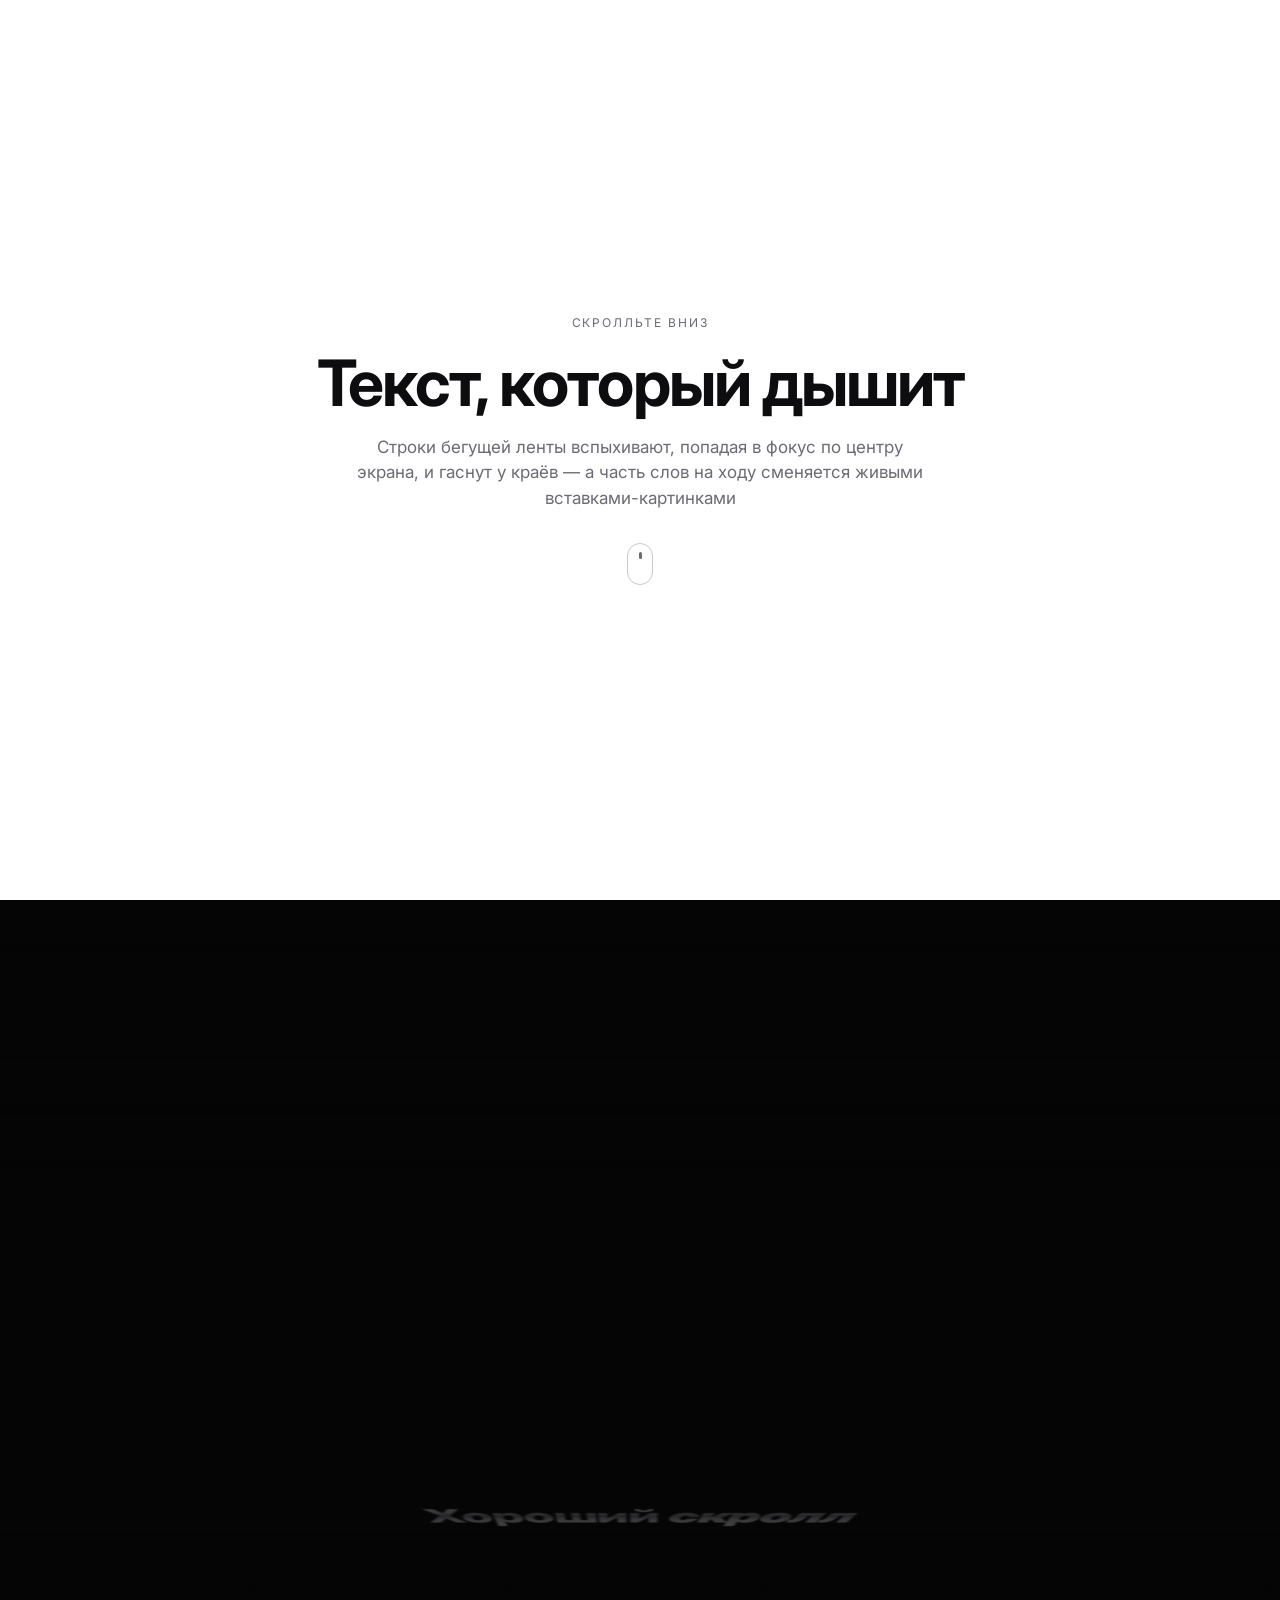
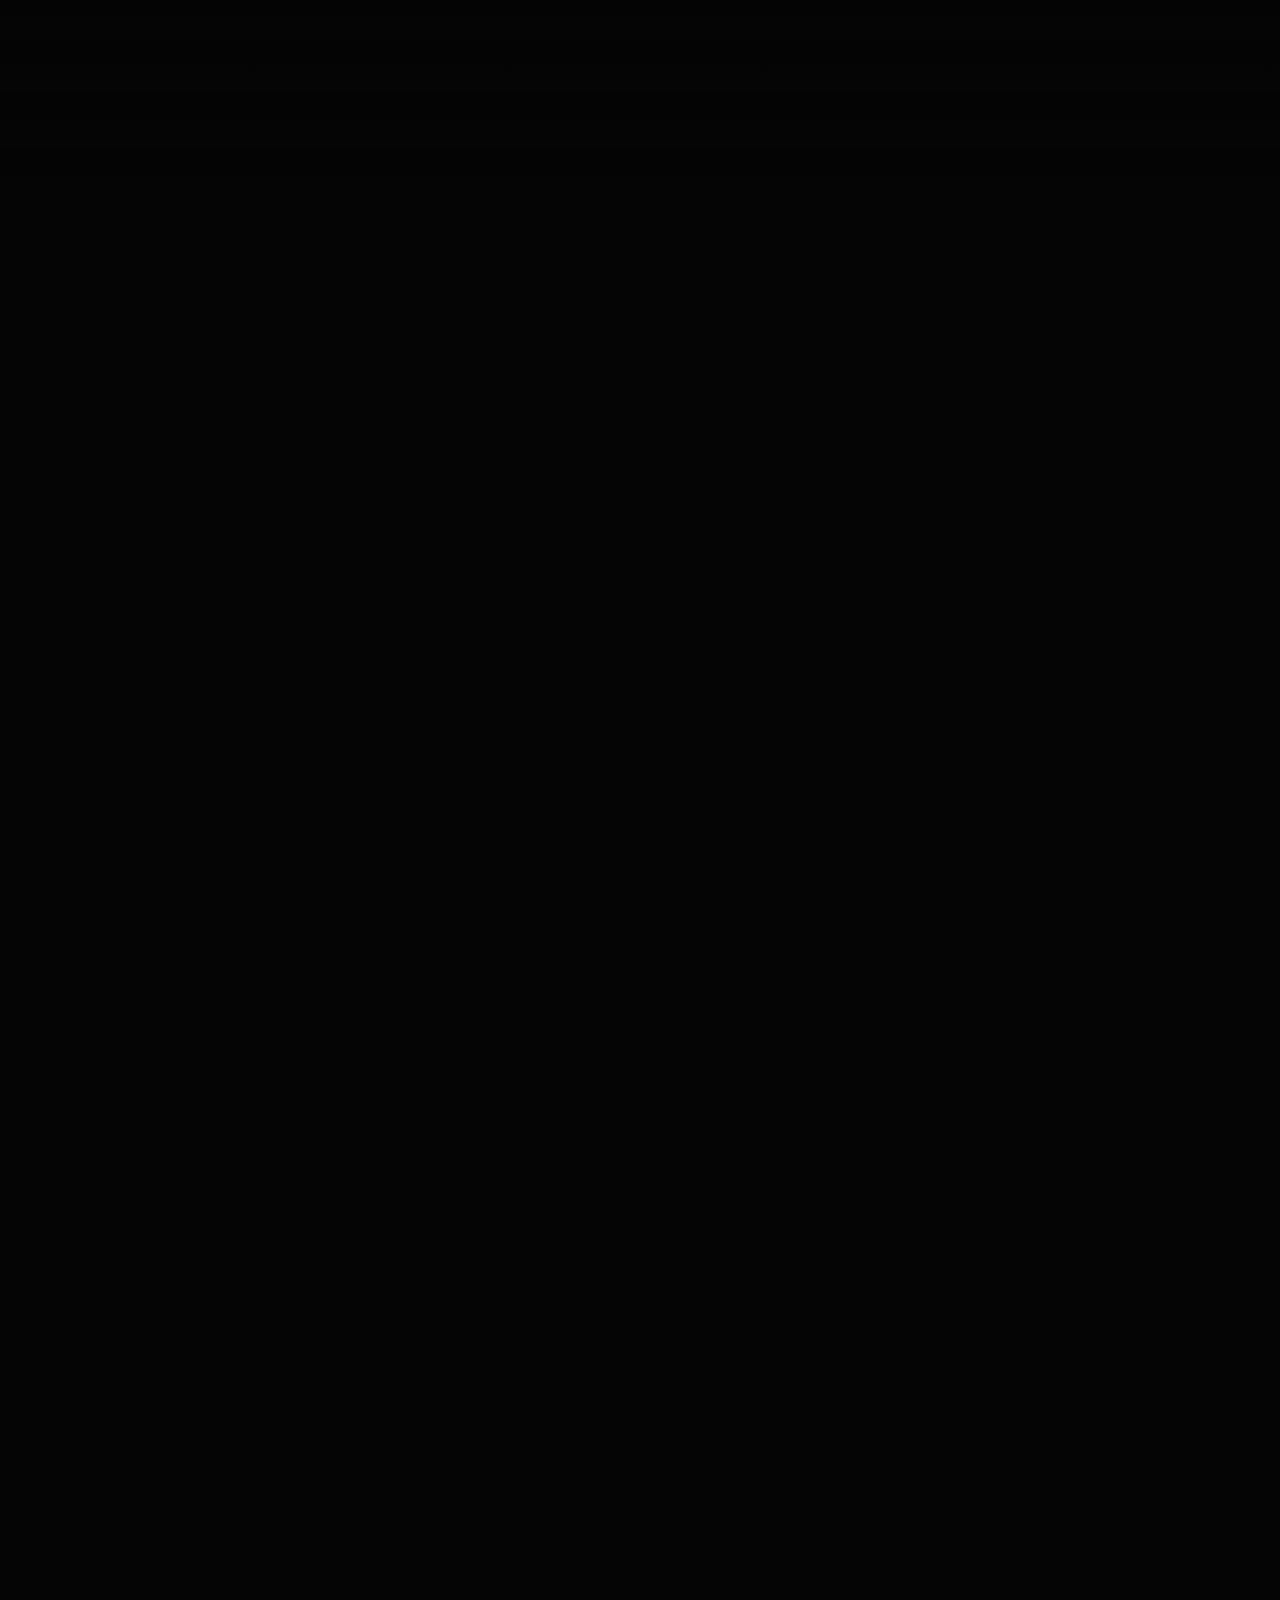
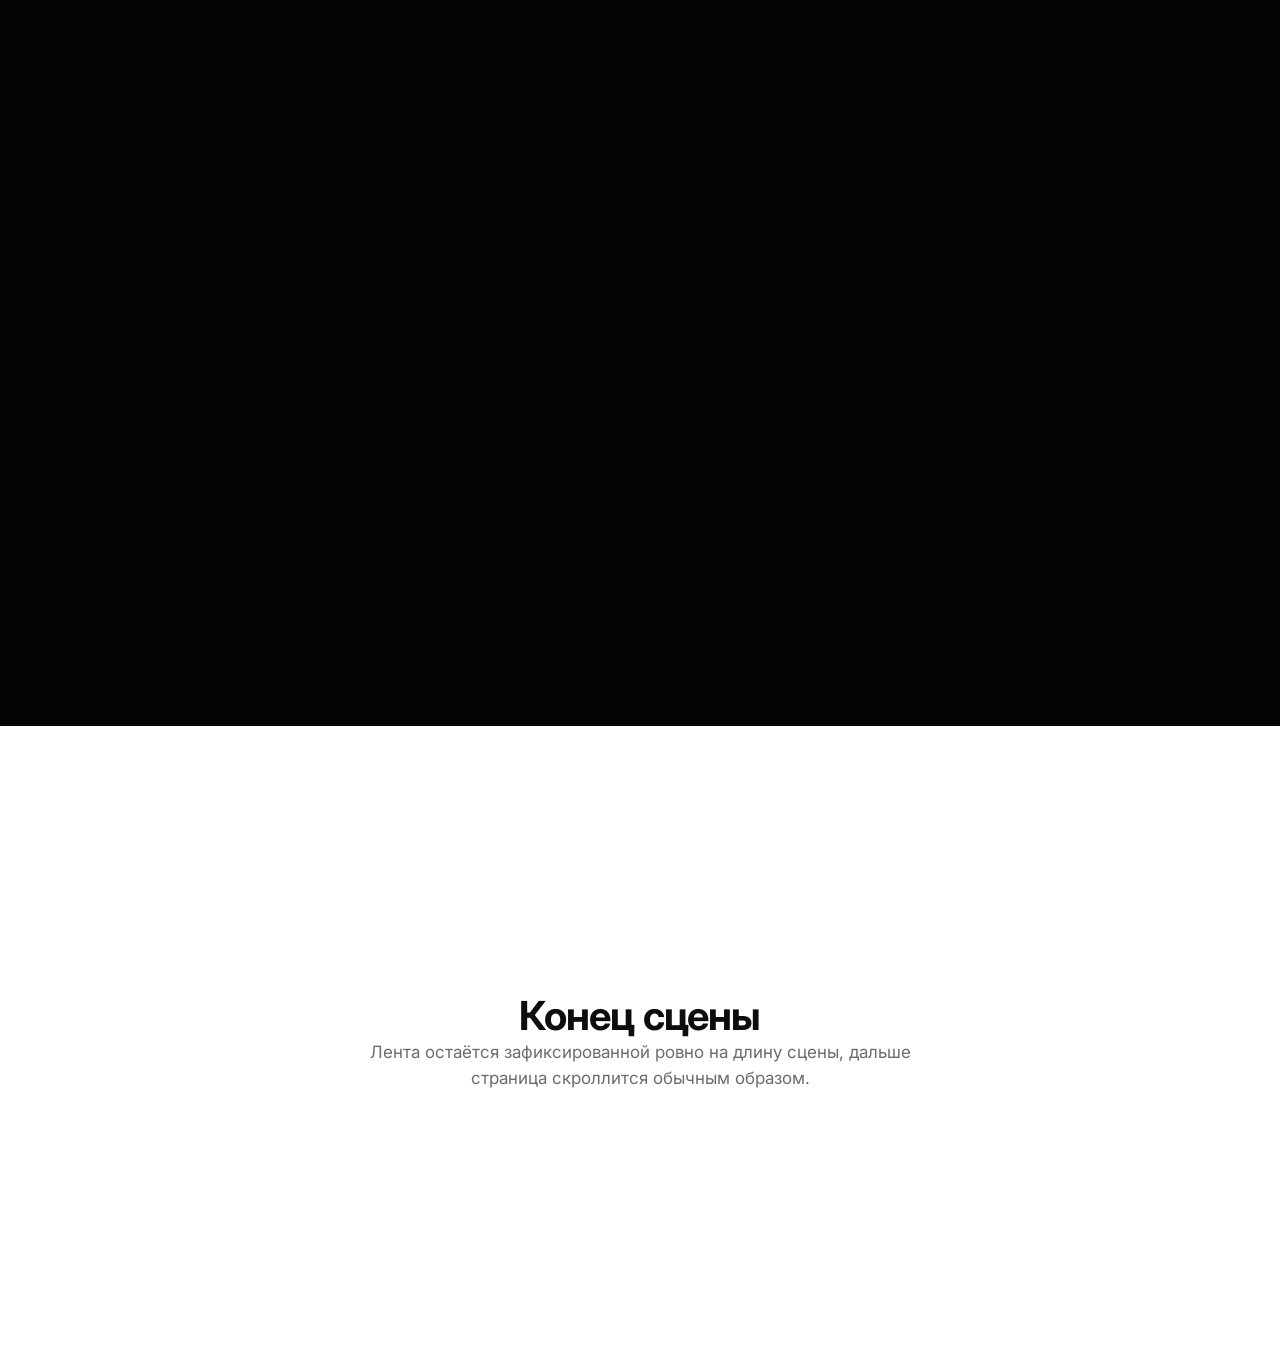
<file: index.html>
<!DOCTYPE html>
<html lang="ru">
<head>
<meta charset="utf-8">
<meta name="viewport" content="width=device-width, initial-scale=1">
<title>Лента строк с вставками изображений — анимация при скролле</title>
<link rel="preconnect" href="https://fonts.googleapis.com">
<link rel="preconnect" href="https://fonts.gstatic.com" crossorigin>
<link href="https://fonts.googleapis.com/css2?family=Inter:ital,wght@0,700;0,800;0,900;1,700;1,800;1,900&display=swap" rel="stylesheet">
<link rel="stylesheet" href="styles.css">
</head>
<body>

<section class="intro">
  <p class="kicker">Скролльте вниз</p>
  <h1>Текст, который дышит</h1>
  <p class="sub">Строки бегущей ленты вспыхивают, попадая в фокус по центру экрана, и гаснут у краёв — а часть слов на ходу сменяется живыми вставками-картинками</p>
  <div class="mouse" aria-hidden="true"><span></span></div>
</section>

<!-- ─── Сцена: высота = кол-во строк × vh-на-строку + запас ─── -->
<section class="stage" id="stage">
  <div class="sticky">
    <div class="reel" id="reel">
      <div class="lines" id="lines">
        <p class="line">Хороший <i>скролл</i></p>
        <p class="line">это когда</p>
        <p class="line">страница
          <span class="chip chip--a" aria-hidden="true">
            <svg viewBox="0 0 32 32">
              <defs>
                <linearGradient id="gA" x1="0" y1="0" x2="1" y2="1">
                  <stop offset="0%" stop-color="#ffd58a"></stop>
                  <stop offset="55%" stop-color="#ff8a65"></stop>
                  <stop offset="100%" stop-color="#ff5f7e"></stop>
                </linearGradient>
              </defs>
              <rect width="32" height="32" fill="url(#gA)"></rect>
              <circle cx="22" cy="9" r="5.5" fill="#fff" opacity=".85"></circle>
              <path d="M0 24c5-6 11-6 16-2s11 4 16-2v10H0z" fill="#c8452f" opacity=".55"></path>
            </svg>
          </span>
          <i>дышит</i>
        </p>
        <p class="line">а не просто</p>
        <p class="line"><i>едет</i> мимо</p>
        <p class="line">каждая
          <span class="chip chip--b" aria-hidden="true">
            <svg viewBox="0 0 32 32">
              <defs>
                <linearGradient id="gB" x1="0" y1="0" x2="1" y2="1">
                  <stop offset="0%" stop-color="#7cf5d4"></stop>
                  <stop offset="100%" stop-color="#3a7bfa"></stop>
                </linearGradient>
              </defs>
              <rect width="32" height="32" fill="url(#gB)"></rect>
              <rect x="5" y="6" width="9" height="9" rx="2" fill="#fff" opacity=".9"></rect>
              <rect x="18" y="6" width="9" height="20" rx="2" fill="#0b2447" opacity=".55"></rect>
              <rect x="5" y="19" width="9" height="7" rx="2" fill="#fff" opacity=".55"></rect>
            </svg>
          </span>
          деталь
        </p>
        <p class="line">держит <i>взгляд</i></p>
        <p class="line">дольше чем</p>
        <p class="line">три
          <span class="chip chip--c" aria-hidden="true">
            <svg viewBox="0 0 32 32">
              <defs>
                <linearGradient id="gC" x1="0" y1="0" x2="1" y2="1">
                  <stop offset="0%" stop-color="#c9a6ff"></stop>
                  <stop offset="100%" stop-color="#6a5cff"></stop>
                </linearGradient>
              </defs>
              <rect width="32" height="32" fill="url(#gC)"></rect>
              <circle cx="16" cy="16" r="10" fill="none" stroke="#fff" stroke-width="2" opacity=".85"></circle>
              <path d="M16 9v7l5 3" fill="none" stroke="#fff" stroke-width="2" stroke-linecap="round" stroke-linejoin="round"></path>
            </svg>
          </span>
          <i>секунды</i>
        </p>
      </div>
    </div>
  </div>
</section>

<section class="outro">
  <div class="copy">
    <h2>Конец сцены</h2>
    <p>Лента остаётся зафиксированной ровно на длину сцены, дальше страница скроллится обычным образом.</p>
  </div>
</section>

<script src="script.js"></script>
</body>
</html>
</file>
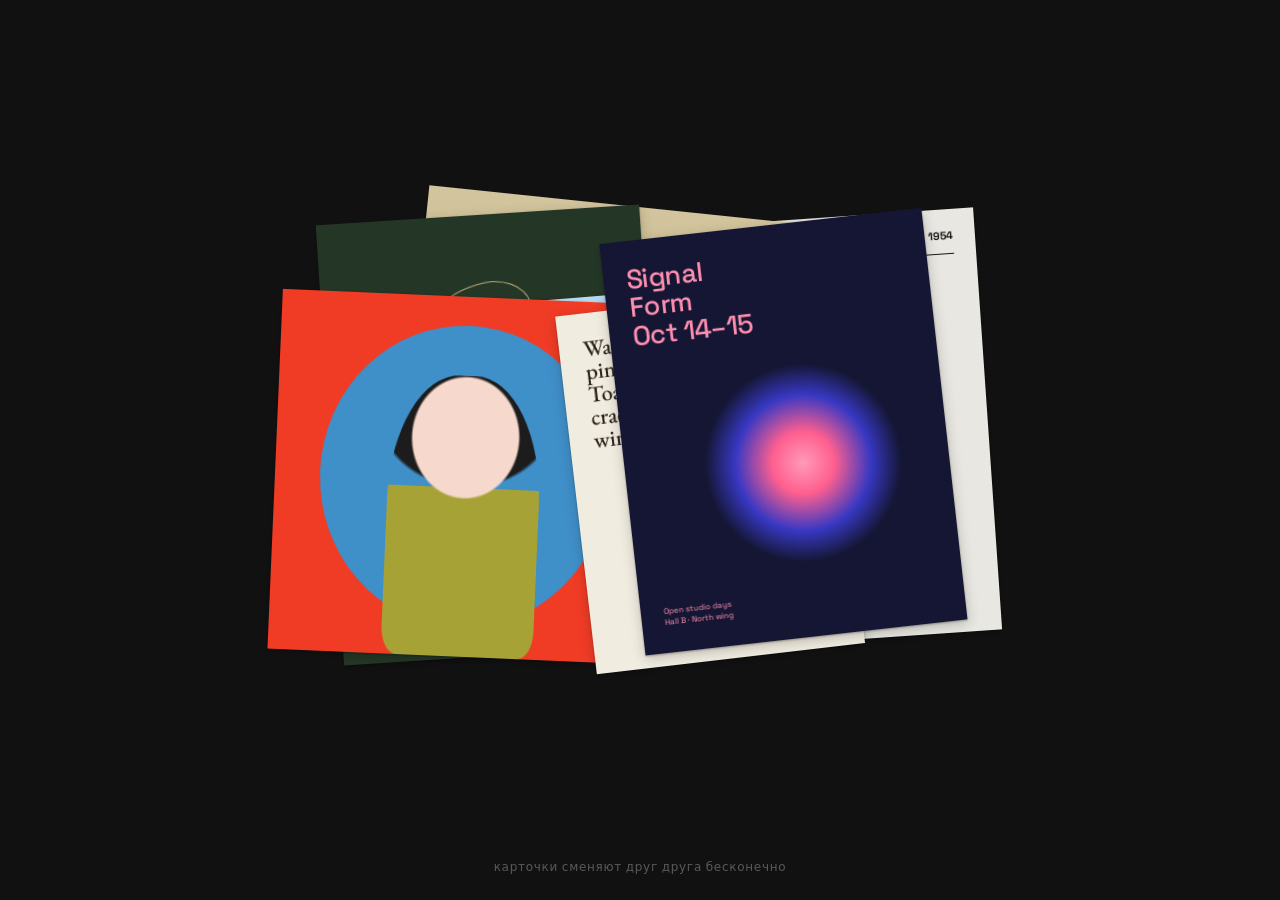
<file: card-pile/index.html>
<!doctype html>
<html lang="ru">
<head>
<meta charset="utf-8">
<meta name="viewport" content="width=device-width, initial-scale=1">
<title>Куча карточек</title>
<link rel="preconnect" href="https://fonts.googleapis.com">
<link rel="preconnect" href="https://fonts.gstatic.com" crossorigin>
<link href="https://fonts.googleapis.com/css2?family=EB+Garamond:wght@500&family=Space+Grotesk:wght@500;700&display=swap" rel="stylesheet">
<link rel="stylesheet" href="styles.css">
</head>
<body>
  <main class="stage" id="stage" aria-label="Бесконечно пополняемая куча карточек">
    <div class="pile" id="pile"></div>
  </main>
  <p class="hint">карточки сменяют друг друга бесконечно</p>
  <script src="script.js"></script>
</body>
</html>
</file>
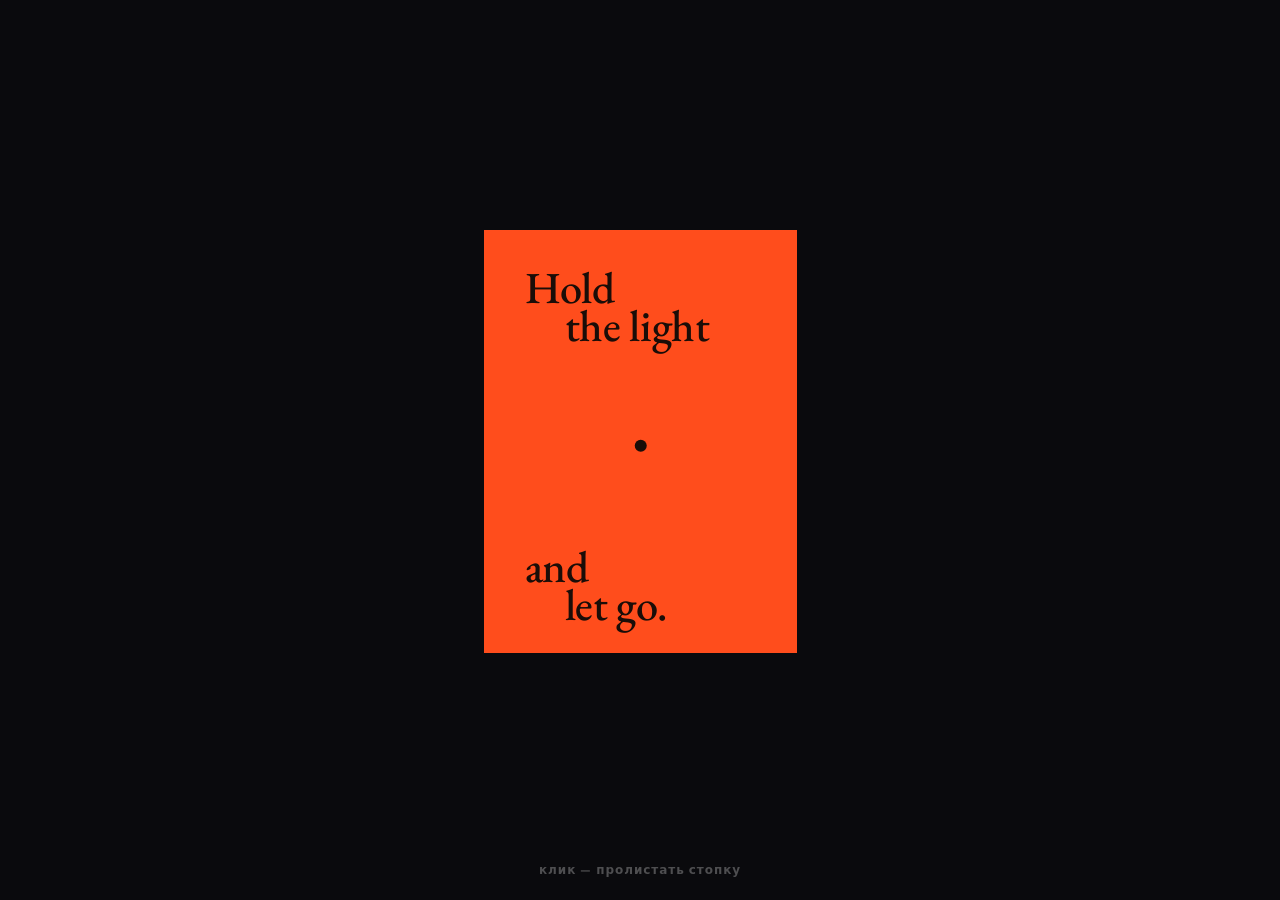
<file: card-stack/index.html>
<!doctype html>
<html lang="ru">
<head>
<meta charset="utf-8">
<meta name="viewport" content="width=device-width, initial-scale=1">
<title>Стопка карточек</title>
<link rel="preconnect" href="https://fonts.googleapis.com">
<link rel="preconnect" href="https://fonts.gstatic.com" crossorigin>
<link href="https://fonts.googleapis.com/css2?family=EB+Garamond:wght@500&family=Space+Grotesk:wght@600&display=swap" rel="stylesheet">
<link rel="stylesheet" href="styles.css">
</head>
<body>
  <main class="stage" id="stage" aria-label="Стопка карточек — кликните, чтобы пролистать">
    <div class="deck" id="deck"></div>
  </main>
  <p class="hint">клик — пролистать стопку</p>
  <script src="script.js"></script>
</body>
</html>
</file>
<file: styles.css>
:root{
  --bg:#ffffff;
  --ink:#0d0d0f;
  --muted:#6b6b73;
  --hair:#c8c8cf;
  /* сцена всегда тёмная, независимо от темы страницы — это часть эффекта */
  --stage-bg:#050505;
  --stage-fade:#050505;
  --lines:9;            /* количество строк — должно совпадать с числом .line */
  --line-vh:46;          /* сколько vh скролла приходится на переход между строками */
}

@media (prefers-color-scheme:dark){
  :root:not([data-theme="light"]){
    --bg:#0b0b0d;
    --ink:#f3f3f6;
    --muted:#93939e;
    --hair:#3a3a44;
  }
}
:root[data-theme="dark"]{
  --bg:#0b0b0d;
  --ink:#f3f3f6;
  --muted:#93939e;
  --hair:#3a3a44;
}

*{box-sizing:border-box}
body{
  margin:0;
  background:var(--bg);
  color:var(--ink);
  font-family:Inter,-apple-system,BlinkMacSystemFont,"Segoe UI",Roboto,Helvetica,Arial,sans-serif;
  -webkit-font-smoothing:antialiased;
}

/* ───────────── вступление / хвост ───────────── */
.intro,.outro{
  min-height:100vh;display:flex;flex-direction:column;
  align-items:center;justify-content:center;text-align:center;padding:40px 24px;gap:14px;
}
.outro{min-height:70vh}
.kicker{margin:0;font-size:12px;letter-spacing:.16em;text-transform:uppercase;color:var(--muted)}
.intro h1{margin:0;font-size:clamp(32px,6vw,64px);letter-spacing:-.03em;font-weight:700;text-wrap:balance}
.intro .sub,.outro p{margin:0;max-width:52ch;color:var(--muted);font-size:clamp(14px,1.6vw,17px);line-height:1.5}
.outro h2{margin:0;font-size:clamp(24px,4vw,40px);letter-spacing:-.02em}
.mouse{margin-top:18px;width:26px;height:42px;border:1.5px solid var(--hair);border-radius:14px;position:relative}
.mouse span{position:absolute;left:50%;top:8px;width:3px;height:7px;margin-left:-1.5px;border-radius:2px;background:var(--muted);animation:wheel 1.6s ease-in-out infinite}
@keyframes wheel{0%{transform:translateY(0);opacity:0}30%{opacity:1}100%{transform:translateY(14px);opacity:0}}

/* ───────────── сцена со sticky-лентой ───────────── */
.stage{
  position:relative;
  background:var(--stage-bg);
  /* длина прокрутки сцены: по переходу на каждую строку + экран на «доводку» */
  height:calc((var(--lines) * var(--line-vh) * 1vh) + 100vh);
}
.sticky{
  position:sticky;top:0;height:100vh;overflow:hidden;
  background:var(--stage-bg);
}
.reel{position:relative;width:100%;height:100%;perspective:720px;perspective-origin:50% 50%}

/* вертикальный туман по краям экрана — усиливает угасание строк на подходе к рамке */
.sticky::before,.sticky::after{
  content:"";position:absolute;left:0;right:0;height:30vh;pointer-events:none;z-index:2;
}
.sticky::before{top:0;background:linear-gradient(to bottom, var(--stage-fade) 0%, transparent 100%)}
.sticky::after{bottom:0;background:linear-gradient(to top, var(--stage-fade) 0%, transparent 100%)}

/* лента — сама поверхность барабана: сдвинута вглубь на радиус,
   чтобы строка в фокусе (угол 0) оказалась вровень с экраном,
   а остальные уходили за него по мере поворота */
.lines{
  position:absolute;left:50%;top:50%;
  width:min(92vw,900px);
  transform-style:preserve-3d;
  will-change:transform;
}
.line{
  position:absolute;left:50%;top:50%;
  width:100%;
  margin:0;
  text-align:center;
  white-space:nowrap;
  font-weight:800;
  font-size:clamp(22px,6.4vw,60px);
  line-height:1.18;
  letter-spacing:-.02em;
  color:transparent;
  /* металлический блик: светлый край сверху и снизу, приглушённая середина */
  background:linear-gradient(180deg,#fff 0%,#d6d6dd 32%,#84848f 50%,#d6d6dd 68%,#fff 100%);
  -webkit-background-clip:text;background-clip:text;
  backface-visibility:hidden;
  will-change:transform,opacity,filter;
}
.line i{
  font-style:italic;
  font-weight:900;
  background:inherit;
  -webkit-background-clip:text;background-clip:text;
}

.chip{
  display:inline-flex;vertical-align:-.14em;
  width:.92em;height:.92em;margin:0 .12em;
  border-radius:26%;overflow:hidden;flex:none;
  box-shadow:0 .05em .35em rgba(0,0,0,.55);
}
.chip svg{width:100%;height:100%;display:block}

@media (max-width:640px){
  .lines{width:94vw}
}

@media (prefers-reduced-motion:reduce){
  .mouse span{animation:none}
}
</file>
<file: card-pile/styles.css>
:root {
  --bg: #111112;
  --S: 100vh;              /* масштабная единица: высота кадра референса (474px) */
}

* { box-sizing: border-box; }

html, body {
  margin: 0;
  height: 100%;
  background: var(--bg);
  overflow: hidden;
}

.stage {
  position: fixed;
  inset: 0;
  user-select: none;
}

/* Центр кучи */
.pile {
  position: absolute;
  left: 50%;
  top: 46%;
  width: 0;
  height: 0;
}

.card {
  position: absolute;
  left: 0;
  top: 0;
  overflow: hidden;
  backface-visibility: hidden;
  box-shadow: 0 1px 2px rgba(0, 0, 0, 0.3), 0 4px 12px rgba(0, 0, 0, 0.2);
}

.hint {
  position: fixed;
  left: 16px;
  right: 16px;
  bottom: 24px;
  margin: 0;
  text-align: center;
  font: 500 12px/1.3 "Space Grotesk", system-ui, sans-serif;
  letter-spacing: 0.06em;
  color: rgba(255, 255, 255, 0.3);
  pointer-events: none;
}

/* ---------- Оформление карточек (плейсхолдеры: CSS-графика) ---------- */

.art { position: absolute; inset: 0; }

/* Бумажный постер с лампой */
.lamp {
  background: #e9e7e1;
  color: #161616;
  font-family: "Space Grotesk", system-ui, sans-serif;
}
.lamp .head {
  position: absolute;
  left: 6%; right: 6%; top: 4.5%;
  display: flex;
  justify-content: space-between;
  font-size: calc(var(--S) * 0.012);
  font-weight: 700;
  padding-bottom: 3%;
  border-bottom: 1px solid #161616;
}
.lamp .bulb {
  position: absolute;
  left: 50%; top: 22%;
  width: 34%; height: 40%;
  transform: translateX(-50%);
  border-radius: 48% 48% 44% 44% / 58% 58% 42% 42%;
  background:
    repeating-linear-gradient(180deg, rgba(120, 90, 40, 0.12) 0 6%, transparent 6% 12%),
    radial-gradient(60% 60% at 45% 40%, #fbf1cf, #e0cc93);
}
.lamp .legs {
  position: absolute;
  left: 50%; top: 62%;
  width: 24%; height: 14%;
  transform: translateX(-50%);
  background:
    linear-gradient(100deg, transparent 47%, #444 47% 50%, transparent 50%),
    linear-gradient(80deg, transparent 50%, #444 50% 53%, transparent 53%);
}
.lamp .title {
  position: absolute;
  left: 6%; bottom: 4%;
  font-size: calc(var(--S) * 0.048);
  font-weight: 700;
  letter-spacing: -0.04em;
  line-height: 1;
}

/* Постер конференции с градиентным свечением */
.glow {
  background:
    radial-gradient(38% 30% at 55% 58%, #ff9ab8 0%, #ff5f8f 25%, rgba(70, 70, 255, 0.7) 55%, rgba(20, 22, 60, 0) 80%),
    #141633;
  color: #ff8fb0;
  font-family: "Space Grotesk", system-ui, sans-serif;
  font-weight: 500;
}
.glow .t {
  position: absolute;
  left: 7%; top: 6%;
  font-size: calc(var(--S) * 0.03);
  line-height: 1.05;
  letter-spacing: -0.02em;
}
.glow .f {
  position: absolute;
  left: 7%; bottom: 6%;
  font-size: calc(var(--S) * 0.009);
  line-height: 1.4;
  opacity: 0.8;
}

/* Голубая плашка-логотип */
.mono {
  background: #b9e0f7;
  color: #0d0d0d;
  font-family: "Space Grotesk", system-ui, sans-serif;
  font-weight: 700;
  display: grid;
  place-items: center;
  align-content: center;
  gap: 4%;
}
.mono b {
  font-size: calc(var(--S) * 0.075);
  letter-spacing: -0.07em;
  line-height: 0.8;
  text-shadow: 0 -0.12em 0 #7f9fb5;
}
.mono small {
  font-size: calc(var(--S) * 0.009);
  font-weight: 500;
}

/* Тёплое «фото» с фигурой */
.sit {
  background:
    radial-gradient(9% 9% at 46% 30%, #1d130d 0 96%, transparent 100%),
    radial-gradient(22% 28% at 50% 58%, #2a1b12 0 96%, transparent 100%),
    radial-gradient(40% 10% at 50% 86%, rgba(60, 45, 20, 0.35), transparent),
    linear-gradient(180deg, #d2c49c, #bfae7f);
}

/* Тёмно-зелёный постер с кремовой надписью */
.night {
  background: #243726;
  color: #f2dc9c;
  font-family: "Space Grotesk", system-ui, sans-serif;
  font-weight: 700;
}
.night .doodle {
  position: absolute;
  left: 30%; top: 16%;
  width: 36%; height: 20%;
  border: 1.5px solid rgba(242, 220, 156, 0.7);
  border-radius: 60% 40% 55% 45%;
  transform: rotate(-14deg);
}
.night .w {
  position: absolute;
  left: 50%; top: 58%;
  transform: translate(-50%, -50%) rotate(-8deg);
  font-size: calc(var(--S) * 0.07);
  line-height: 0.82;
  letter-spacing: -0.03em;
  text-align: center;
  white-space: nowrap;
}

/* Кремовая карточка с текстом */
.note {
  background: #f1ece0;
  color: #2b2118;
  font-family: "EB Garamond", Georgia, serif;
  font-weight: 500;
  padding: 9% 9%;
  font-size: calc(var(--S) * 0.025);
  line-height: 1.02;
  letter-spacing: -0.01em;
}

/* Красная карточка с синим кругом и фигурой */
.red {
  background: #f03b25;
}
.red::before {
  content: "";
  position: absolute;
  left: 12%; top: 8%;
  width: 76%; height: 84%;
  border-radius: 50%;
  background: #3f8fc9;
}
.red::after {
  content: "";
  position: absolute;
  left: 30%; top: 22%;
  width: 40%; height: 78%;
  border-radius: 45% 45% 10% 10%;
  background:
    radial-gradient(36% 22% at 50% 22%, #f6d9cc 0 96%, transparent 100%),
    radial-gradient(60% 28% at 50% 12%, #1c1c1c 0 96%, transparent 100%),
    linear-gradient(180deg, transparent 0 40%, #a7a236 40%);
}

/* Миска на циновке */
.bowl {
  background:
    radial-gradient(34% 26% at 52% 58%, #3a1d12 0 90%, transparent 93%),
    radial-gradient(34% 22% at 52% 45%, #1b1b1d 0 90%, transparent 93%),
    radial-gradient(8% 7% at 38% 48%, #f2b91d 0 90%, transparent 100%),
    radial-gradient(8% 7% at 66% 50%, #f2b91d 0 90%, transparent 100%),
    repeating-linear-gradient(35deg, #b88a55 0 2%, #a3743f 2% 4%);
}

/* Чёрная пластинка */
.side {
  background: #0e0e0e;
  color: #f4f4f4;
  font-family: "Space Grotesk", system-ui, sans-serif;
  font-weight: 700;
  display: grid;
  place-items: center;
}
.side::before {
  content: "";
  position: absolute;
  left: 50%; top: 50%;
  width: 78%; aspect-ratio: 1;
  transform: translate(-50%, -50%);
  border-radius: 50%;
  border: 2px solid rgba(255, 255, 255, 0.85);
}
.side b {
  position: relative;
  font-size: calc(var(--S) * 0.05);
  line-height: 0.86;
  letter-spacing: -0.05em;
  text-align: center;
}

/* Оранжевая подушка с жёлтой наклейкой */
.cushion {
  background:
    radial-gradient(70% 50% at 50% 70%, #ff7a3d, #e5541f);
}
.cushion::before {
  content: "";
  position: absolute;
  left: 0; right: 0; top: 0;
  height: 44%;
  background: #f4f3ef;
}
.cushion .tag {
  position: absolute;
  left: 34%; top: 30%;
  width: 36%; height: 40%;
  background: #f5e42b;
  transform: rotate(-12deg);
  display: grid;
  place-items: center;
  font: 700 calc(var(--S) * 0.03) / 0.9 "Space Grotesk", system-ui, sans-serif;
  letter-spacing: -0.05em;
  color: #111;
  text-align: center;
}

/* Хлебная фактура */
.crumb {
  background:
    radial-gradient(circle at 30% 30%, rgba(255, 230, 190, 0.5) 0 4%, transparent 5%),
    radial-gradient(circle at 70% 60%, rgba(255, 230, 190, 0.45) 0 5%, transparent 6%),
    radial-gradient(circle at 45% 80%, rgba(90, 40, 10, 0.4) 0 4%, transparent 5%),
    linear-gradient(160deg, #c9864a, #8e4b22);
}

/* Горы */
.hills {
  background:
    linear-gradient(160deg, transparent 0 55%, #5d6d78 55%) bottom / 100% 60% no-repeat,
    linear-gradient(20deg, transparent 0 50%, #7e8f99 50%) bottom / 100% 70% no-repeat,
    linear-gradient(180deg, #c9d6de, #e8ecee);
}
</file>
<file: card-stack/styles.css>
:root {
  --bg: #0a0a0d;
  --orange: #ff4d1c;
  --ink: #1a0d08;
  --H: 47vh;               /* высота «базовой» карточки: 215px из 458px кадра */
}

* { box-sizing: border-box; }

html, body {
  margin: 0;
  height: 100%;
  background: var(--bg);
  overflow: hidden;
}

.stage {
  position: fixed;
  inset: 0;
  cursor: pointer;
  user-select: none;
  -webkit-tap-highlight-color: transparent;
}

/* Точка, вокруг которой строится стопка: центр передней карточки */
.deck {
  position: absolute;
  left: 50%;
  top: 49%;
  width: 0;
  height: 0;
  transition: opacity 300ms cubic-bezier(0, 0, 0.1, 1);
}
.deck.is-hidden { opacity: 0; }
.deck.is-instant { transition: none; }
.deck.is-fadein { transition: opacity 170ms linear; }

.card {
  position: absolute;
  left: 0;
  top: 0;
  overflow: hidden;
  backface-visibility: hidden;
  will-change: transform, opacity, filter;
  visibility: hidden;
}

.hint {
  position: fixed;
  left: 0;
  right: 0;
  bottom: 24px;
  margin: 0;
  text-align: center;
  font: 600 12px/1 "Space Grotesk", system-ui, sans-serif;
  letter-spacing: 0.08em;
  text-transform: lowercase;
  color: rgba(255, 255, 255, 0.28);
  pointer-events: none;
}

/* ---------- Оформление карточек (плейсхолдеры: CSS-графика) ---------- */

.art { position: absolute; inset: 0; }

.poster {
  background: var(--orange);
  color: var(--ink);
  font-family: "EB Garamond", Georgia, serif;
  font-weight: 500;
  line-height: 0.86;
  letter-spacing: -0.02em;
}
.poster .t1, .poster .t2 {
  position: absolute;
  left: 13%;
  font-size: calc(var(--H) * 0.105);
}
.poster .t1 { top: 9%; }
.poster .t2 { bottom: 7%; }
.poster .indent { padding-left: 0.9em; }
.poster .mark {
  position: absolute;
  left: 50%;
  top: 51%;
  width: 4%;
  aspect-ratio: 1;
  border-radius: 50%;
  background: var(--ink);
  transform: translate(-50%, -50%);
}

.poster-light {
  background:
    radial-gradient(60% 50% at 70% 30%, #ff2bd0 0%, rgba(255, 43, 208, 0) 70%),
    radial-gradient(70% 60% at 85% 55%, #ff3b1c 0%, rgba(255, 59, 28, 0) 75%),
    linear-gradient(180deg, #ffd3ea 0%, #fff 72%);
}
.poster-light .t2 { left: auto; right: 12%; text-align: right; bottom: 6%; }

.blob {
  background:
    radial-gradient(45% 55% at 50% 50%, #ff6a00 0%, #ffab5e 35%, rgba(255, 171, 94, 0) 72%),
    linear-gradient(180deg, #cfd9e6, #b9c7d8);
  filter: saturate(1.1);
}

.sea {
  background:
    radial-gradient(circle at 20% 30%, rgba(255,255,255,.9) 0 1.5%, transparent 2.5%),
    radial-gradient(circle at 65% 20%, rgba(255,255,255,.8) 0 1.2%, transparent 2.2%),
    radial-gradient(circle at 40% 70%, rgba(255,255,255,.85) 0 1.4%, transparent 2.4%),
    radial-gradient(circle at 80% 75%, rgba(255,255,255,.7) 0 1%, transparent 2%),
    repeating-linear-gradient(-12deg, #4d86a8 0 7%, #7fb2cc 7% 11%, #3f7597 11% 17%),
    #5a93b3;
}

.sky {
  background:
    linear-gradient(118deg, transparent 0 48%, #e8e6e1 48% 100%) bottom right / 100% 55% no-repeat,
    linear-gradient(62deg, #cfcdc8 0 45%, transparent 45%) bottom left / 70% 45% no-repeat,
    linear-gradient(180deg, #5f9fd6 0%, #b9d8ef 100%);
}

.tower {
  background:
    linear-gradient(115deg, transparent 0 40%, #d9d4cc 40% 70%, transparent 70%) bottom / 100% 70% no-repeat,
    linear-gradient(115deg, transparent 0 40%, #3c4652 40%) bottom / 100% 70% no-repeat,
    linear-gradient(180deg, #7eb6dd, #bfdcef);
}

.bloom { background: #efc9a3; }
.bloom::before {
  content: "";
  position: absolute;
  left: 50%; top: 38%;
  width: 62%; aspect-ratio: 1;
  border-radius: 50%;
  transform: translate(-50%, -50%);
  background:
    radial-gradient(circle, #8f3a00 0 20%, transparent 21%),
    repeating-conic-gradient(#ff7a00 0 9deg, #ffa53a 9deg 18deg);
}
.bloom::after {
  content: "";
  position: absolute;
  left: 49%; top: 58%;
  width: 2.4%; height: 42%;
  background: #5d8a3a;
}

.label {
  background: var(--orange);
  color: var(--ink);
  font-family: "Space Grotesk", system-ui, sans-serif;
  font-weight: 600;
  display: grid;
  place-items: center;
  font-size: calc(var(--H) * 0.2);
  letter-spacing: -0.04em;
}

.profile {
  background:
    radial-gradient(38% 30% at 58% 40%, #121416 0 98%, transparent 100%),
    radial-gradient(60% 40% at 55% 105%, #121416 0 98%, transparent 100%),
    radial-gradient(90% 90% at 30% 20%, #2f6fa0, #173e5e);
}

.head {
  background:
    radial-gradient(26% 34% at 48% 44%, #0f0c0b 0 98%, transparent 100%),
    radial-gradient(50% 36% at 48% 108%, #0f0c0b 0 98%, transparent 100%),
    linear-gradient(135deg, #ff5a1f, #e23b12);
}

.ferry {
  background:
    repeating-linear-gradient(90deg, #e2352f 0 9%, #ff5b4d 9% 12%, #b8231f 12% 18%) bottom / 100% 34% no-repeat,
    linear-gradient(180deg, transparent 0 34%, #7da6c2 34% 44%, #9fb7c4 44% 52%, transparent 52%),
    repeating-linear-gradient(90deg, #f4f4f2 0 3%, transparent 3% 25%),
    linear-gradient(180deg, #f2f2f0, #dcdcd8);
}

.tulip {
  background:
    radial-gradient(18% 26% at 30% 48%, #ff7a1a 0 70%, #d04a00 96%, transparent 100%),
    radial-gradient(20% 28% at 70% 40%, #ff8f2e 0 70%, #d95500 96%, transparent 100%),
    radial-gradient(16% 22% at 52% 74%, #ff6a00 0 70%, #c64300 96%, transparent 100%),
    linear-gradient(180deg, #4c8ed1, #a6cdee 60%, #f1c14a);
}

.court {
  background:
    radial-gradient(circle at 40% 55%, transparent 0 11%, #f7f7f7 11% 12.5%, transparent 13%),
    linear-gradient(20deg, transparent 0 60%, rgba(30,15,10,.55) 60% 75%, transparent 75%),
    linear-gradient(180deg, #c2653d, #a4492a);
}

.car {
  background:
    linear-gradient(170deg, transparent 0 30%, #f3efe8 30% 62%, #c9c2b8 62% 66%, #f3efe8 66% 80%, transparent 80%),
    linear-gradient(90deg, transparent 0 78%, #b9181b 78% 83%, transparent 83%) center / 100% 40% no-repeat,
    linear-gradient(180deg, #1c1c1c, #0b0b0b);
}

.seats {
  background:
    repeating-linear-gradient(35deg, rgba(0,0,0,.55) 0 3%, transparent 3% 11%),
    repeating-linear-gradient(-55deg, #ff4b12 0 6%, #c92d06 6% 9%, #3a0b04 9% 12%),
    #8a1d05;
}
</file>
